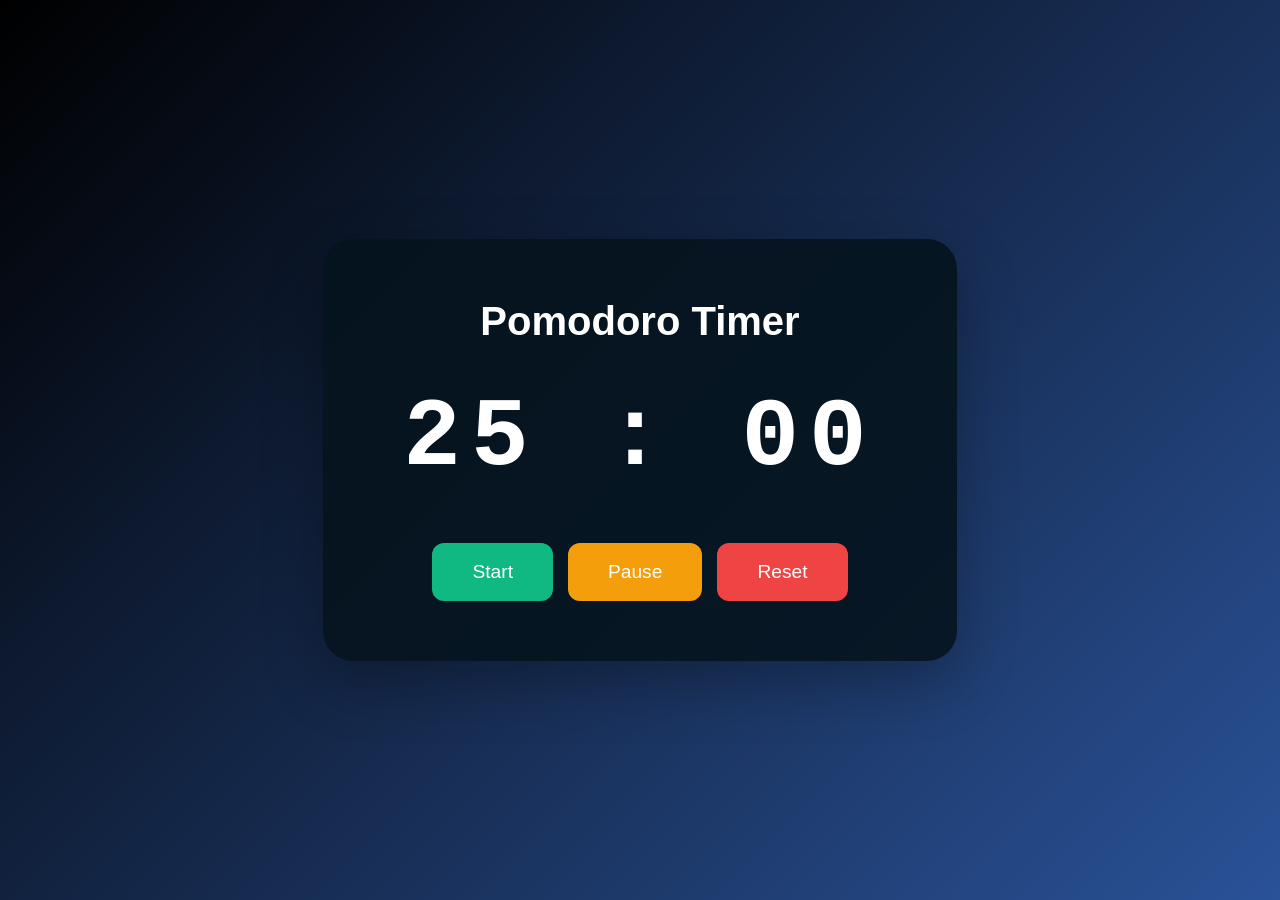
<file: JS_PomodoroTimer/index.html>
<!DOCTYPE html>
<html lang="en">
<head>
  <meta charset="UTF-8">
  <meta name="viewport" content="width=device-width, initial-scale=1.0">

  <title>Pomodoro Timer</title>

  <link rel="stylesheet" href="style.css">
</head>

<body>

  <div class="timer-container">

    <h1>Pomodoro Timer</h1>

    <div class="timer-display">

      <span class="min">25</span>
      :
      <span class="sec">00</span>

    </div>

    <div class="buttons">

      <button class="startBtn">
        Start
      </button>

      <button class="pauseBtn">
        Pause
      </button>

      <button class="resetBtn">
        Reset
      </button>

    </div>

  </div>

  <script src="script.js"></script>

</body>
</html>
</file>
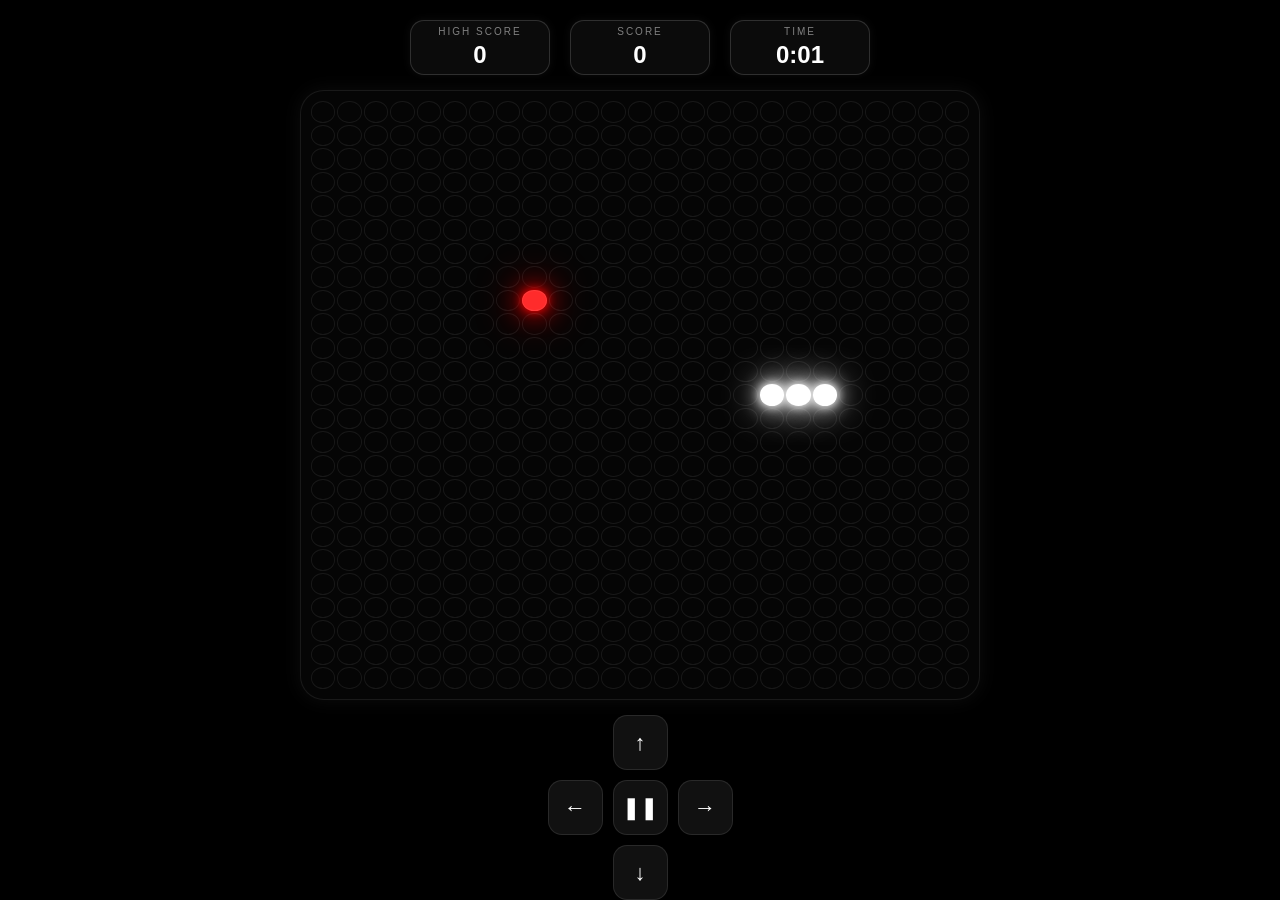
<file: JS_SnakeOnGrid/index.html>
<!DOCTYPE html>
<html lang="en">
<head>
    <meta charset="UTF-8">
    <meta name="viewport" content="width=device-width, initial-scale=1.0">
    <title>Neon Snake Game</title>
    <link rel="stylesheet" href="style.css">
</head>
<body>

    <div class="game-container">

        <!-- Score bar -->
        <div class="top-bar">
            <div class="score-box">
                <div class="score-title">HIGH SCORE</div>
                <div class="score-value" id="highScore">0</div>
            </div>
            <div class="score-box">
                <div class="score-title">SCORE</div>
                <div class="score-value" id="score">0</div>
            </div>
            <div class="score-box">
                <div class="score-title">TIME</div>
                <div class="score-value" id="timer">00:00</div>
            </div>
        </div>

        <!-- Game board -->
        <div class="game-board" id="gameBoard"></div>

        <!-- D-pad controls -->
        <div class="controls">
            <button class="control-btn" onclick="changeDirection('up')">↑</button>
            <div class="middle-buttons">
                <button class="control-btn" onclick="changeDirection('left')">←</button>
                <button class="control-btn" onclick="pauseGame()">❚❚</button>
                <button class="control-btn" onclick="changeDirection('right')">→</button>
            </div>
            <button class="control-btn" onclick="changeDirection('down')">↓</button>
        </div>

    </div>

    <!-- Game over overlay -->
    <div class="game-over-screen" id="gameOverScreen">
        <div class="popup">
            <h1>Game Over</h1>
            <p>Your snake crashed!</p>
            <button class="restart-btn" onclick="restartGame()">Restart Game</button>
        </div>
    </div>

    <script src="script.js"></script>

</body>
</html>
</file>
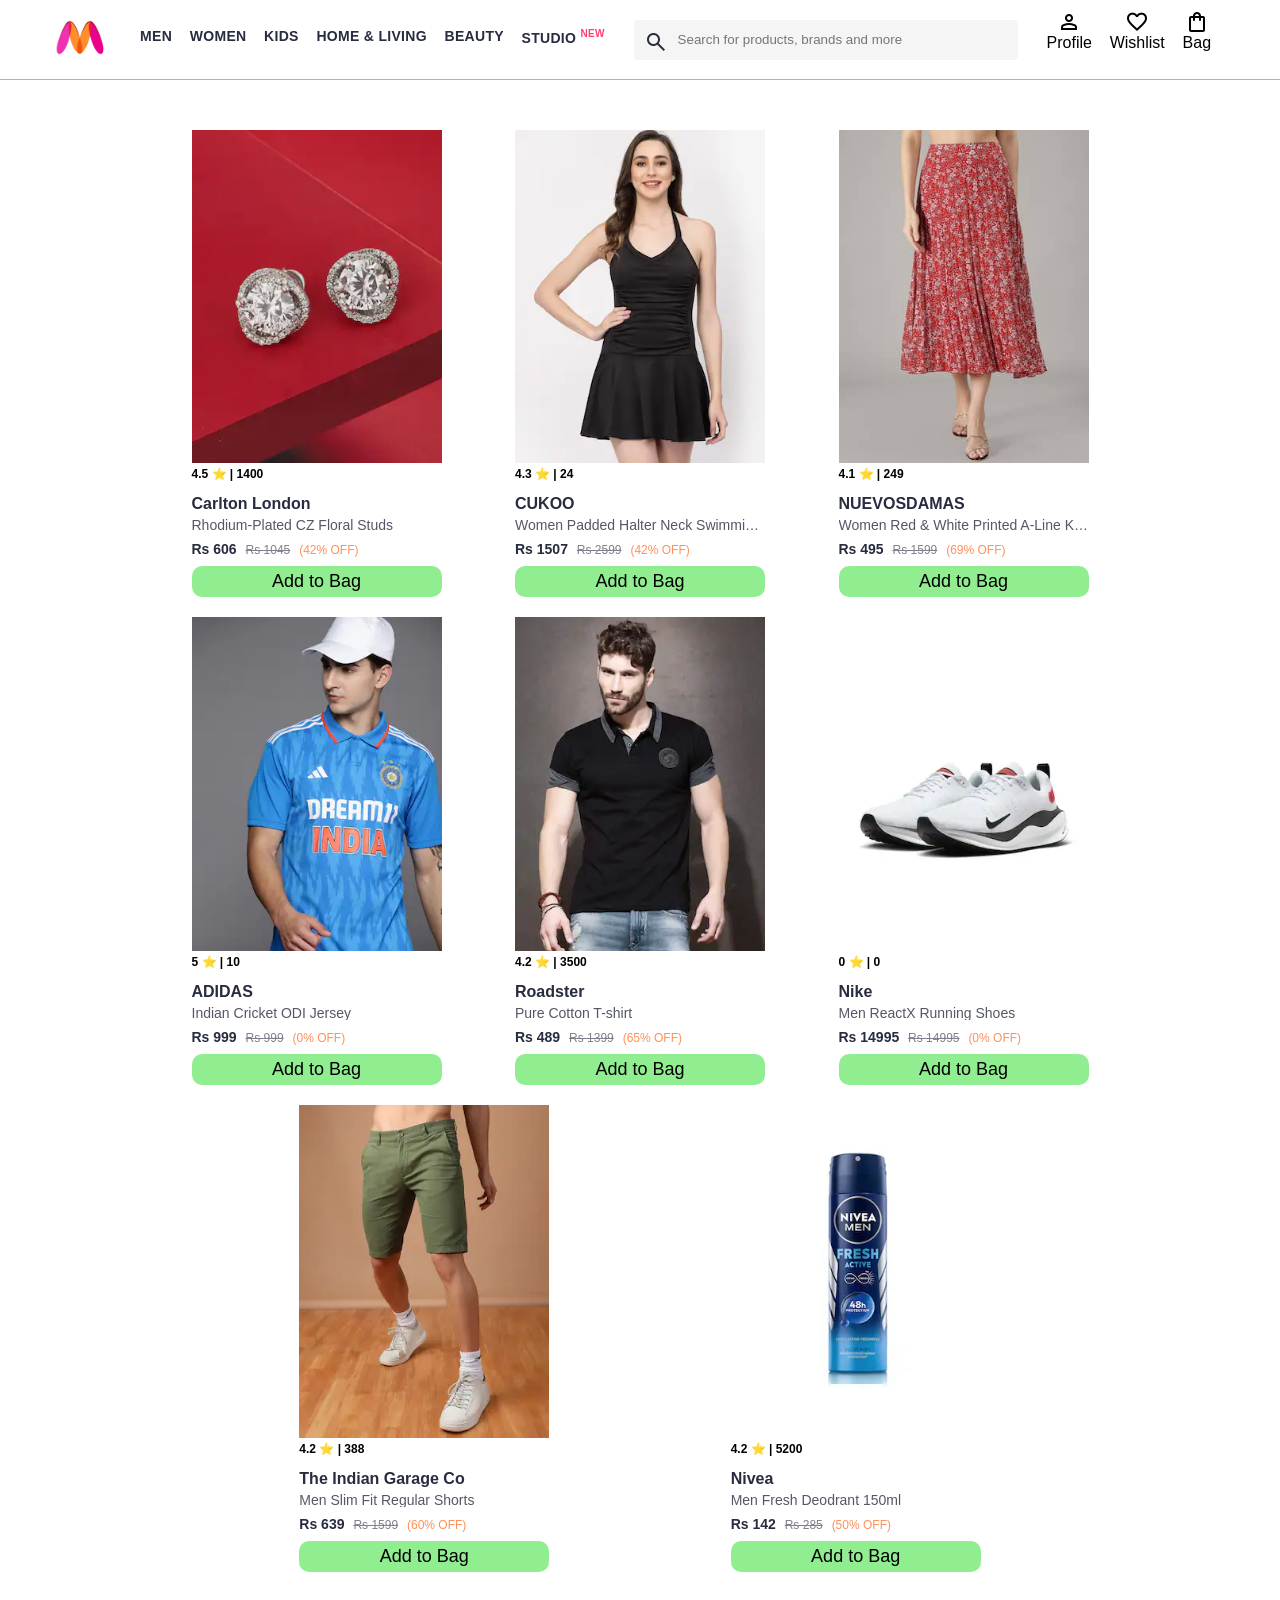
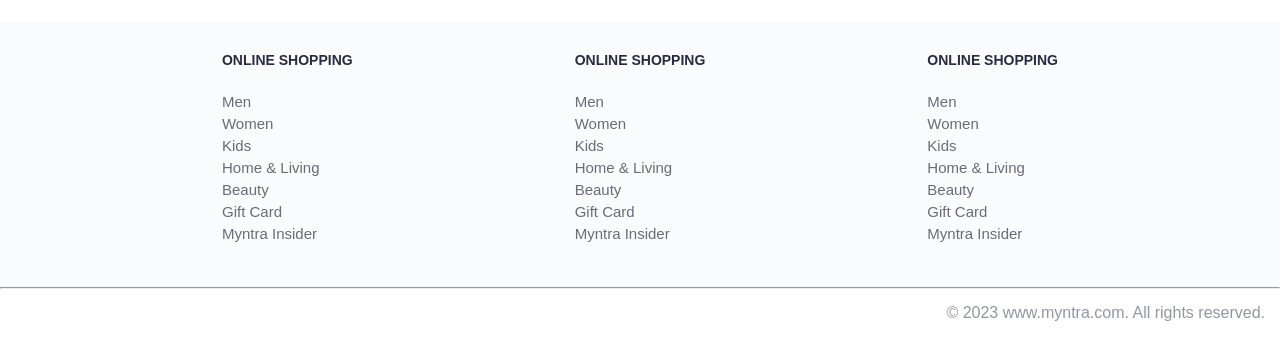
<file: myntra-functional-clone/index.html>
<!DOCTYPE html>
<html lang="en">
<head>
    <title>Myntra Functional Clone</title>
    <link rel="stylesheet" href="css/index.css">
    <link rel="stylesheet" href="https://fonts.googleapis.com/css2?family=Material+Symbols+Outlined:opsz,wght,FILL,GRAD@20..48,100..700,0..1,-50..200" />
</head>
<body>
    <header>
        <div class="logo_container">
            <a href="#"><img class="myntra_home" src="images/myntra_logo.webp" alt="Myntra Home"></a>
        </div>
        <nav class="nav_bar">
            <a href="#">Men</a>
            <a href="#">Women</a>
            <a href="#">Kids</a>
            <a href="#">Home & Living</a>
            <a href="#">Beauty</a>
            <a href="#">Studio <sup>New</sup></a>
        </nav>
        <div class="search_bar">
            <span class="material-symbols-outlined search_icon">search</span>
            <input class="search_input" placeholder="Search for products, brands and more">
        </div>
        <div class="action_bar">
            <div class="action_container">
                <span class="material-symbols-outlined action_icon">person</span>
                <span class="action_name">Profile</span>
            </div>

            <div class="action_container">
                <span class="material-symbols-outlined action_icon">favorite</span>
                <span class="action_name">Wishlist</span>
            </div>

            <a class="action_container" href="pages/bag.html">
                <span class="material-symbols-outlined action_icon">shopping_bag</span>
                <span class="action_name">Bag</span>
                <span class="bag-item-count">0</span>
            </a>
        </div>
    </header>
    <main>
        <div class="items-container">
        </div>
    </main>
    <footer>
        <div class="footer_container">
            <div class="footer_column">
                <h3>ONLINE SHOPPING</h3>

                <a href="#">Men</a>
                <a href="#">Women</a>
                <a href="#">Kids</a>
                <a href="#">Home & Living</a>
                <a href="#">Beauty</a>
                <a href="#">Gift Card</a>
                <a href="#">Myntra Insider</a>
            </div>

            <div class="footer_column">
                <h3>ONLINE SHOPPING</h3>

                <a href="#">Men</a>
                <a href="#">Women</a>
                <a href="#">Kids</a>
                <a href="#">Home & Living</a>
                <a href="#">Beauty</a>
                <a href="#">Gift Card</a>
                <a href="#">Myntra Insider</a>
            </div>

            <div class="footer_column">
                <h3>ONLINE SHOPPING</h3>

                <a href="#">Men</a>
                <a href="#">Women</a>
                <a href="#">Kids</a>
                <a href="#">Home & Living</a>
                <a href="#">Beauty</a>
                <a href="#">Gift Card</a>
                <a href="#">Myntra Insider</a>
            </div>
        </div>
        <hr>

        <div class="copyright">
            © 2023 www.myntra.com. All rights reserved.
        </div>
    </footer>
    <script src="data/items.js"></script>
    <script src="./scripts/index.js"></script>
</body>
</html>
</file>
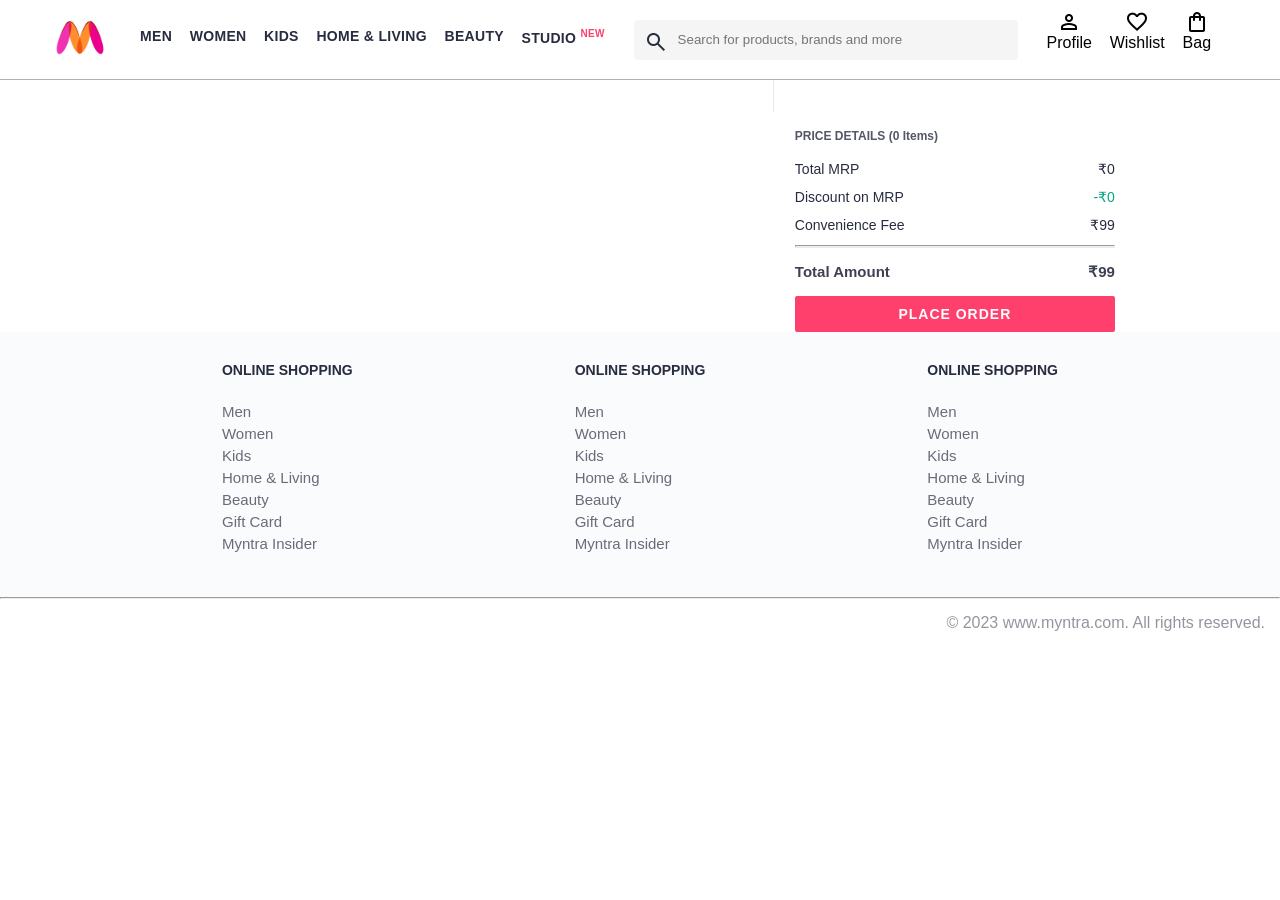
<file: myntra-functional-clone/pages/bag.html>
<!DOCTYPE html>
<html lang="en">
<head>
    <title>Myntra Clone</title>
    <link rel="stylesheet" href="../css/index.css">
    <link rel="stylesheet" href="../css/bag.css">
    <link rel="stylesheet" href="https://fonts.googleapis.com/css2?family=Material+Symbols+Outlined:opsz,wght,FILL,GRAD@20..48,100..700,0..1,-50..200" />
</head>
<body>
    <header>
        <div class="logo_container">
            <a href="#"><img class="myntra_home" src="../images/myntra_logo.webp" alt="Myntra Home"></a>
        </div>
        <nav class="nav_bar">
            <a href="#">Men</a>
            <a href="#">Women</a>
            <a href="#">Kids</a>
            <a href="#">Home & Living</a>
            <a href="#">Beauty</a>
            <a href="#">Studio <sup>New</sup></a>
        </nav>
        <div class="search_bar">
            <span class="material-symbols-outlined search_icon">search</span>
            <input class="search_input" placeholder="Search for products, brands and more">
        </div>
        <div class="action_bar">
            <div class="action_container">
                <span class="material-symbols-outlined action_icon">person</span>
                <span class="action_name">Profile</span>
            </div>

            <div class="action_container">
                <span class="material-symbols-outlined action_icon">favorite</span>
                <span class="action_name">Wishlist</span>
            </div>

            <div class="action_container">
                <span class="material-symbols-outlined action_icon">shopping_bag</span>
                <span class="action_name">Bag</span>
                <span class="bag-item-count">0</span>
            </div>
        </div>
    </header>
    <main>
      <div class="bag-page">
        <div class="bag-items-container">
        </div>
        <div class="bag-summary">
        </div>

      </div>
    </main>
    <footer>
        <div class="footer_container">
            <div class="footer_column">
                <h3>ONLINE SHOPPING</h3>

                <a href="#">Men</a>
                <a href="#">Women</a>
                <a href="#">Kids</a>
                <a href="#">Home & Living</a>
                <a href="#">Beauty</a>
                <a href="#">Gift Card</a>
                <a href="#">Myntra Insider</a>
            </div>

            <div class="footer_column">
                <h3>ONLINE SHOPPING</h3>

                <a href="#">Men</a>
                <a href="#">Women</a>
                <a href="#">Kids</a>
                <a href="#">Home & Living</a>
                <a href="#">Beauty</a>
                <a href="#">Gift Card</a>
                <a href="#">Myntra Insider</a>
            </div>

            <div class="footer_column">
                <h3>ONLINE SHOPPING</h3>

                <a href="#">Men</a>
                <a href="#">Women</a>
                <a href="#">Kids</a>
                <a href="#">Home & Living</a>
                <a href="#">Beauty</a>
                <a href="#">Gift Card</a>
                <a href="#">Myntra Insider</a>
            </div>
        </div>
        <hr>

        <div class="copyright">
            © 2023 www.myntra.com. All rights reserved.
        </div>
    </footer>
    <script src="../data/items.js"></script>
    <script src="../scripts/index.js"></script>
    <script src="../scripts/bag.js"></script>
</body>
</html>
</file>
<file: JS_PomodoroTimer/style.css>
*{
  margin:0;
  padding:0;
  box-sizing:border-box;
}

body{
  font-family:Arial,sans-serif;
  background:linear-gradient(135deg,#000000,#2a5298);
  min-height:100vh;
  display:flex;
  justify-content:center;
  align-items:center;
}

.timer-container{
  background:rgba(5, 19, 29, 0.9);
  padding:60px 80px;
  border-radius:30px;
  box-shadow:0 20px 60px rgba(0,0,0,0.3);
  text-align:center;
}

h1{
  color:white;
  font-size:2.5rem;
  margin-bottom:40px;
}

.timer-display{
  color:white;
  font-size:6rem;
  font-weight:700;
  margin-bottom:50px;
  letter-spacing:10px;
  font-family:'Courier New',monospace;
}

.buttons{
  display:flex;
  gap:15px;
  justify-content:center;
}

button{
  padding:18px 40px;
  font-size:1.2rem;
  border:none;
  border-radius:12px;
  cursor:pointer;
  color:white;
  transition:0.3s;
}

button:hover{
  transform:translateY(-2px);
}

.startBtn{
  background:#10b981;
}

.pauseBtn{
  background:#f59e0b;
}

.resetBtn{
  background:#ef4444;
}
</file>
<file: JS_SnakeOnGrid/style.css>
/* Basic page styling */
* { margin:0; padding:0; box-sizing:border-box; }

body {
    background:black;
    color:white;
    font-family:Arial, sans-serif;
    width:100vw;
    height:100vh;
    overflow:hidden;
    display:flex;
    justify-content:center;
    align-items:center;
}

/* Main container */
.game-container {
    width:100vw;
    height:100vh;
    display:flex;
    flex-direction:column;
    align-items:center;
    padding-top:20px;
}

/* Top score bar */
.top-bar {
    width:95vw;
    display:flex;
    justify-content:center;
    gap:20px;
    margin-bottom:15px;
}

/* Score boxes */
.score-box {
    width:140px;
    height:55px;
    border-radius:14px;
    border:1px solid rgba(255,255,255,0.15);
    background:#0b0b0b;
    display:flex;
    flex-direction:column;
    justify-content:center;
    align-items:center;
    box-shadow:0 0 10px rgba(255,255,255,0.05);
}
.score-title {
    font-size:10px;
    color:gray;
    margin-bottom:4px;
    letter-spacing:2px;
}
.score-value {
    font-size:24px;
    font-weight:bold;
}

/* Game board - kept square so cells stay circular */
.game-board {
    width:min(95vw, calc(100vh - 220px));
    height:min(95vw, calc(100vh - 220px));
    background:#050505;
    border-radius:24px;
    border:1px solid rgba(255,255,255,0.08);
    box-shadow:0 0 20px rgba(255,255,255,0.05);
    display:grid;
    grid-template-columns:repeat(25, 1fr);
    grid-template-rows:repeat(25, 1fr);
    gap:2px;
    padding:10px;
}

/* Grid cell circles */
.grid-cell {
    border-radius:50%;
    border:1px solid rgba(255,255,255,0.08);
    background:transparent;
}

/* Snake segments */
.snake {
    background:white;
    border-radius:50%;
    box-shadow:0 0 10px white, 0 0 20px white, 0 0 40px white;
}

/* Food dot */
.food {
    background:#ff2b2b;
    border-radius:50%;
    box-shadow:0 0 10px red, 0 0 25px red, 0 0 45px red;
}

/* D-pad controls */
.controls {
    margin-top:15px;
    display:flex;
    flex-direction:column;
    align-items:center;
    gap:10px;
}
.middle-buttons { display:flex; gap:10px; }
.control-btn {
    width:55px;
    height:55px;
    background:#111;
    color:white;
    border:1px solid rgba(255,255,255,0.1);
    border-radius:14px;
    font-size:22px;
    cursor:pointer;
    transition:0.2s;
}
.control-btn:hover { background:#222; transform:scale(1.05); }

/* Game over overlay */
.game-over-screen {
    position:fixed;
    top:0; left:0;
    width:100%; height:100%;
    background:rgba(0,0,0,0.8);
    display:none;
    justify-content:center;
    align-items:center;
}

/* Popup card */
.popup {
    width:320px;
    background:#111;
    padding:30px;
    border-radius:20px;
    text-align:center;
    border:1px solid rgba(255,255,255,0.1);
}
.popup h1 { margin-bottom:20px; }

/* Restart button */
.restart-btn {
    margin-top:20px;
    padding:12px 25px;
    border:none;
    background:white;
    color:black;
    font-size:16px;
    border-radius:12px;
    cursor:pointer;
}
.restart-btn:hover { transform:scale(1.05); }

/* Mobile responsive */
@media(max-width:768px) {
    .score-box { width:100px; height:55px; }
    .score-value { font-size:20px; }
    .game-board { width:96vw; height:96vw; }
}
</file>
<file: myntra-functional-clone/css/index.css>
/***************** Item Page CSS **************************/
/*.action_container {
    text-decoration: none;
}
a.action_container:link {
    color:black;
}
.item-details {
    cursor: pointer;
    width: 250px;
    margin: 10px;
}
.stars {
    font-size: 12px;
    font-weight: 700;
    text-align: left;
}
.company {
    font-size: 18px;
    font-weight: 700;
    line-height: 1;
    color: #282c3f;
    margin-bottom: 6px;
    overflow: hidden;
    text-overflow: ellipsis;
    white-space: nowrap;
    margin-top: 20px;
}
.item-name {
    color: #535766;
    font-size: 16px;
    line-height: 1;
    margin-bottom: 0;
    margin-top: 0;
    overflow: hidden;
    text-overflow: ellipsis;
    white-space: nowrap;
    font-weight: 400;
    display: block;
}
.price-container {
    margin-top: 10px;
}
.current-price {
    font-size: 14px;
    font-weight: 700;
    color: #282c3f;
}
.original-price {
    text-decoration: line-through;
    color: #7e818c;
    font-weight: 400;
    margin-left: 5px;
    font-size: 12px;
}
.discount-percentage {
    color: #ff905a;
    font-weight: 400;
    font-size: 12px;
    margin-left: 5px;
}
.btn-bag {
    background-color: lightgreen;
    border: none;
    padding: 5px 15px;
    border-radius: 10px;
    width: 100%;
    margin-top: 7px;
    font-size: 20px;
    cursor: pointer;
}
.bag-items {
    background-color: #f16565;
    white-space: nowrap;
    text-align: center;
    line-height: 18px;
    padding: 0 6px;
    height: 18px;
    position: relative;
    border-radius: 50%;
    font-size: 12px;
    color: #fff;
    left: 13px;
    top: -44px;
    font-weight: 700;
    cursor: pointer;
}*/

* {
    margin: 0;
    padding: 0;
    font-family: Assistant,-apple-system,BlinkMacSystemFont,Segoe UI,Roboto,Helvetica,Arial,sans-serif;
    box-sizing: border-box;
}
header {
    display: flex;
    background-color: #ffffff;
    height: 80px;
    justify-content: space-between;
    align-items: center;
    border-bottom: 1px solid #b6b1b1;
}
.myntra_home {
    height: 45px;
}
.logo_container {
    margin-left: 4%;
}
.action_bar {
    margin-right: 4%;
}
.nav_bar {
    display: flex;
    min-width: 500px;
    justify-content: space-evenly;
}
.nav_bar a {
    font-size: 14px;
    letter-spacing: .3px;
    color: #282c3f;
    font-weight: 700;
    text-transform: uppercase;
    text-decoration: none;
    padding: 28px 0;
    border-bottom: 5px solid #ffffff;
}
.nav_bar a:hover {
    border-bottom: 4px solid #f54e77;
}

.nav_bar a sup {
    color: #ff3f6c;
    font-size: 10px;
}

.search_bar {
    height: 40px;
    min-width: 200px;
    width: 30%;
    display: flex;
    align-items: center;
}
.search_icon {
    box-sizing: content-box;
    height: 20px;
    padding: 10px;

    background-color: #f5f5f6;
    color: #282c3f;
    font-weight: 300;
    border-radius: 4px 0 0 4px;
}
.search_input {
    color: #696e79;
    background-color: #f5f5f6;
    flex-grow: 1;
    height: 40px;
    border: 0;
    border-radius: 0 4px 4px 0;
}

.action_bar {
    display: flex;
    min-width: 200px;
    justify-content: space-evenly;
}

.action_container {
    display: flex;
    flex-direction: column;
    align-items: center;
}

/* Main section */
.banner_container {
    margin: 40px 0;
}
.banner_image {
    width: 100%;
}

.category_heading {
    text-transform: uppercase;
    color: #3e4152;
    letter-spacing: .15em;
    font-size: 1.8em;
    margin: 50px 0 10px 30px;
    max-height: 5em;
    font-weight: 700;
}

.category-items, .items-container {
    width: 80%;
    margin: 50px 10%;
    display: flex;
    flex-wrap: wrap;
    justify-content: space-evenly;
}

.sale_item {
    width: 250px;
}

.footer_container {
    padding: 30px 0px 40px 0px;
    background: #FAFBFC;
    display: flex;
    justify-content: space-evenly;
}

.footer_column {
    display: flex;
    flex-direction: column;
}

.footer_column h3 {
    color: #282c3f;
    font-size: 14px;
    margin-bottom: 25px;
}

.footer_column a {
    color: #696b79;
    font-size: 15px;
    text-decoration: none;
    padding-bottom: 5px;
}

.copyright {
    color: #94969f;
    text-align: end;
    padding: 15px;
}

.items-container {
    width: 80%;
    margin: 40px 10%;
}
.item-container {
    width: 250px;
    margin: 10px;
}
.item-image {
    width: 100%;
}
.rating {
    font-size: 12px;
    font-weight: 700;
}
.company-name {
    margin-top: 15px;
    font-size: 16px;
    font-weight: 700;
    line-height: 1;
    color: #282c3f;
    margin-bottom: 6px;
    overflow: hidden;
    text-overflow: ellipsis;
    white-space: nowrap;
}
.item-name {
    color: #535766;
    font-size: 14px;
    line-height: 1;
    margin-bottom: 0;
    margin-top: 0;
    overflow: hidden;
    text-overflow: ellipsis;
    white-space: nowrap;
    font-weight: 400;
    display: block;
}
.price {
    margin-top: 10px;
    font-size: 14px;
    line-height: 15px;
    color: #282c3f;
    white-space: nowrap;
}
.current-price {
    font-size: 14px;
    font-weight: 700;
    color: #282c3f;
}
.original-price {
    text-decoration: line-through;
    color: #7e818c;
    font-weight: 400;
    margin-left: 5px;
    font-size: 12px;
}
.discount {
    color: #ff905a;
    font-weight: 400;
    font-size: 12px;
    margin-left: 5px;
}
.btn-add-bag {
    margin-top: 8px;
    font-size: 18px;
    width: 100%;
    background-color: lightgreen;
    border: none;
    padding: 5px 15px;
    border-radius: 10px;
    cursor: pointer;
}
.bag-item-count {
    background-color: #f16565;
    white-space: nowrap;
    text-align: center;
    line-height: 18px;
    padding: 0 6px;
    height: 18px;
    position: relative;
    border-radius: 50%;
    font-size: 12px;
    color: #fff;
    left: 13px;
    top: -44px;
    font-weight: 700;
    cursor: pointer;
}
.action_container {
    text-decoration: none;
}
a.action_container:link {
    color:black;
}
</file>
<file: myntra-functional-clone/css/bag.css>
.bag-items-container {
  display: inline-block;
  width: 64%;
  padding-right: 20px;
  border-right: 1px solid #eaeaec;
  padding-top: 32px;
  color: #282c3f;
  font-size: 13px;
  line-height: 1.42857143;
}

.bag-page {
  width: 75%;
  margin-left: 12.5%;
}

.bag-summary {
  vertical-align: top;
  display: inline-block;
  width: 35%;
  padding: 24px 0 0 16px;
  color: #282c3f;
  font-size: 13px;
  line-height: 1.42857143;
}

.bag-details-container {
  margin-bottom: 16px;
}

.price-header {
  font-size: 12px;
  font-weight: 700;
  margin: 24px 0 16px;
  color: #535766;
}

.price-item {
  margin-bottom: 12px;
  line-height: 16px;
  font-size: 14px;
  color: #282c3f;
}

.price-item-value {
  float: right;
}

.priceDetail-base-discount {
  color: #03a685;
}

.price-footer {
  font-weight: 700;
  font-size: 15px;
  padding-top: 16px;
  border-top: 1px solid #eaeaec;
  color: #3e4152;
  line-height: 16px;
}

.btn-place-order {
  width: 100%;
  letter-spacing: 1px;
  font-size: 14px;
  font-weight: 600;
  border-radius: 2px;
  border-width: 0px;
  padding: 10px 16px;
  background-color: rgb(255, 63, 108);
  color: rgb(255, 255, 255);
  cursor: pointer;
}

.bag-item-container {
  margin-bottom: 8px;
  background: #fff;
  font-size: 14px;
  border: 1px solid #eaeaec;
  border-radius: 4px;
  position: relative;
  padding: 12px 12px 0;
}

.item-left-part {
  position: absolute;
  background: rgb(255, 242, 223);
  height: 148px;
  width: 111px;
}

.item-right-part {
  padding-left: 12px;
  position: relative;
  min-height: 148px;
  margin-left: 111px;
  margin-bottom: 12px;
}

.bag-item-img {
  width: 100%;
}

.return-period {
  display: inline-flex;
  font-size: 14px;
  padding-top: 8px;
}

.return-period-days {
  font-weight: 700;
  margin-right: 4px;
}

.delivery-details {
  margin-top: 5px;
  color: #282c3f;
  font-size: 12px;
  letter-spacing: -.1px;
  margin-bottom: 8px;
  line-height: 15px;
}

.delivery-details-days {
  color: #03a685;
}

.remove-from-cart {
  position: absolute;
  font-size: 25px;
  top: 10px;
  right: 18px;
  width: 14px;
  height: 14px;
  cursor: pointer;
}
</file>
